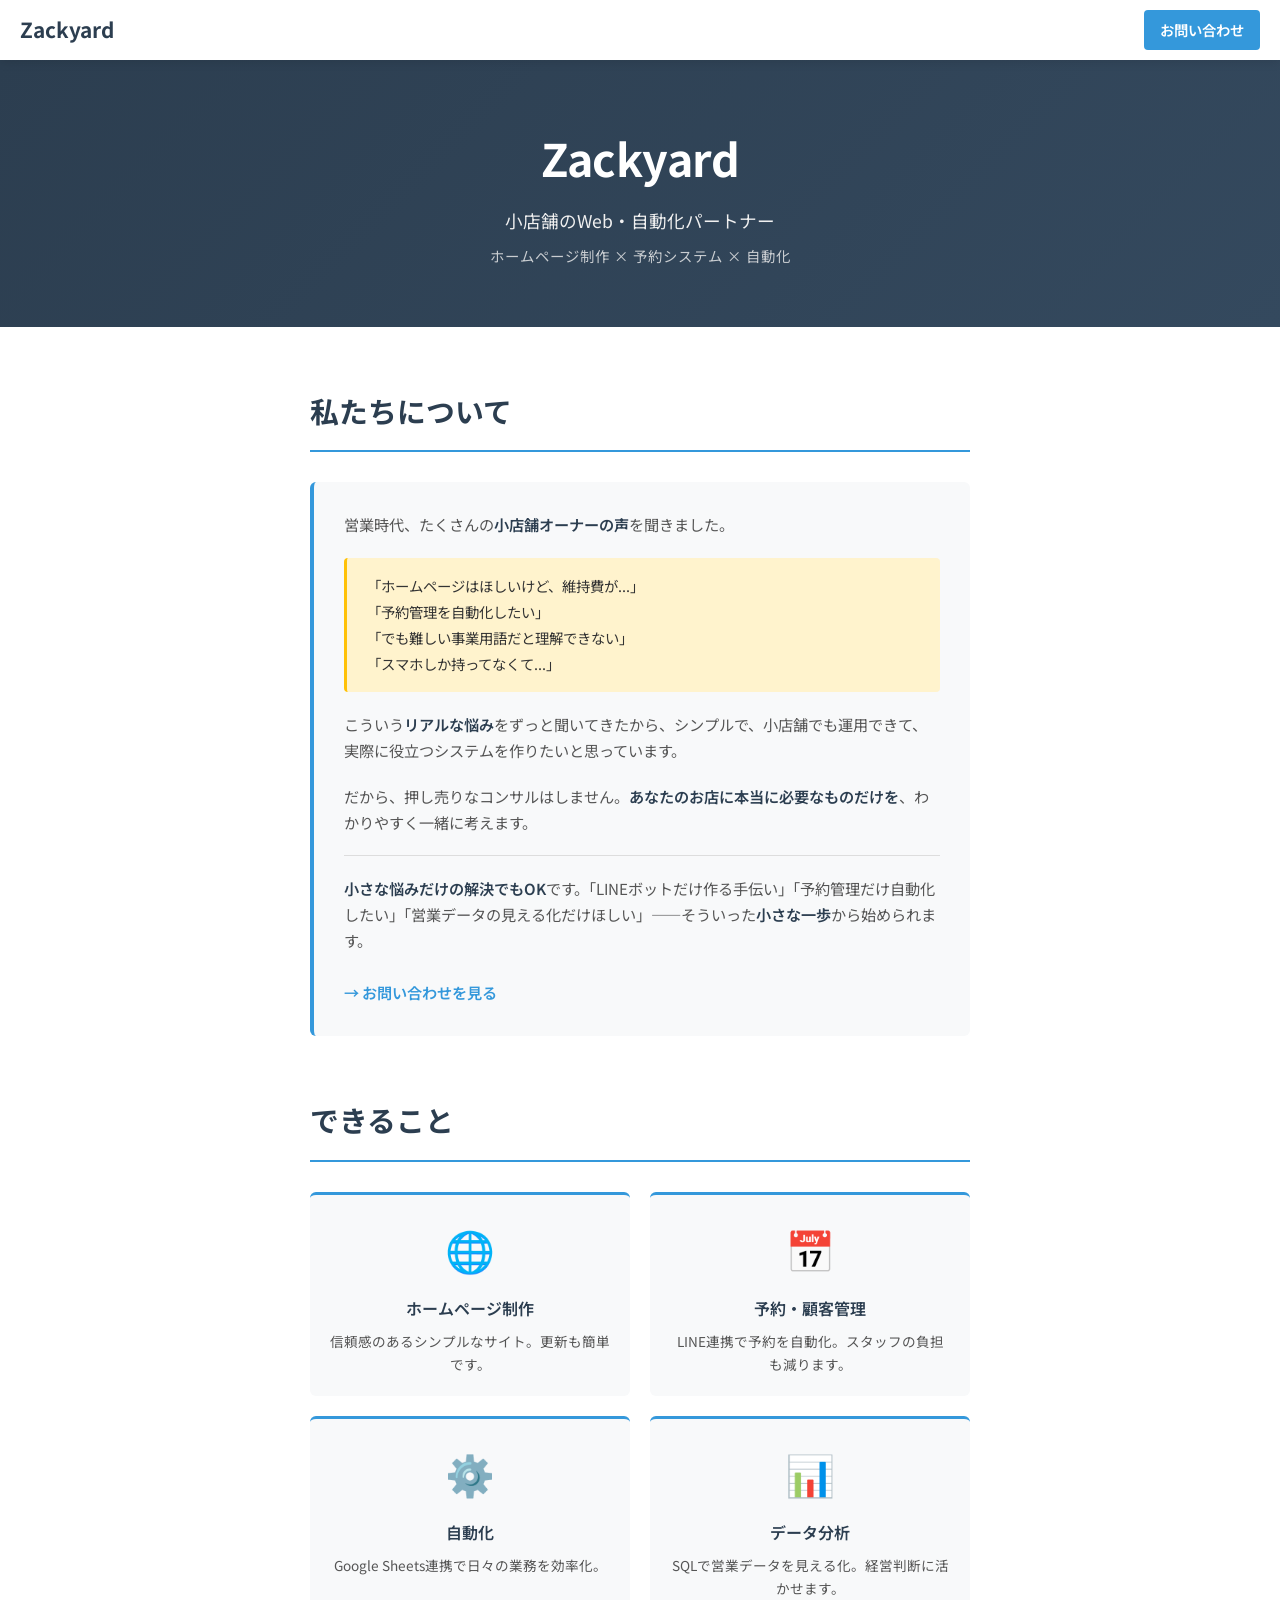
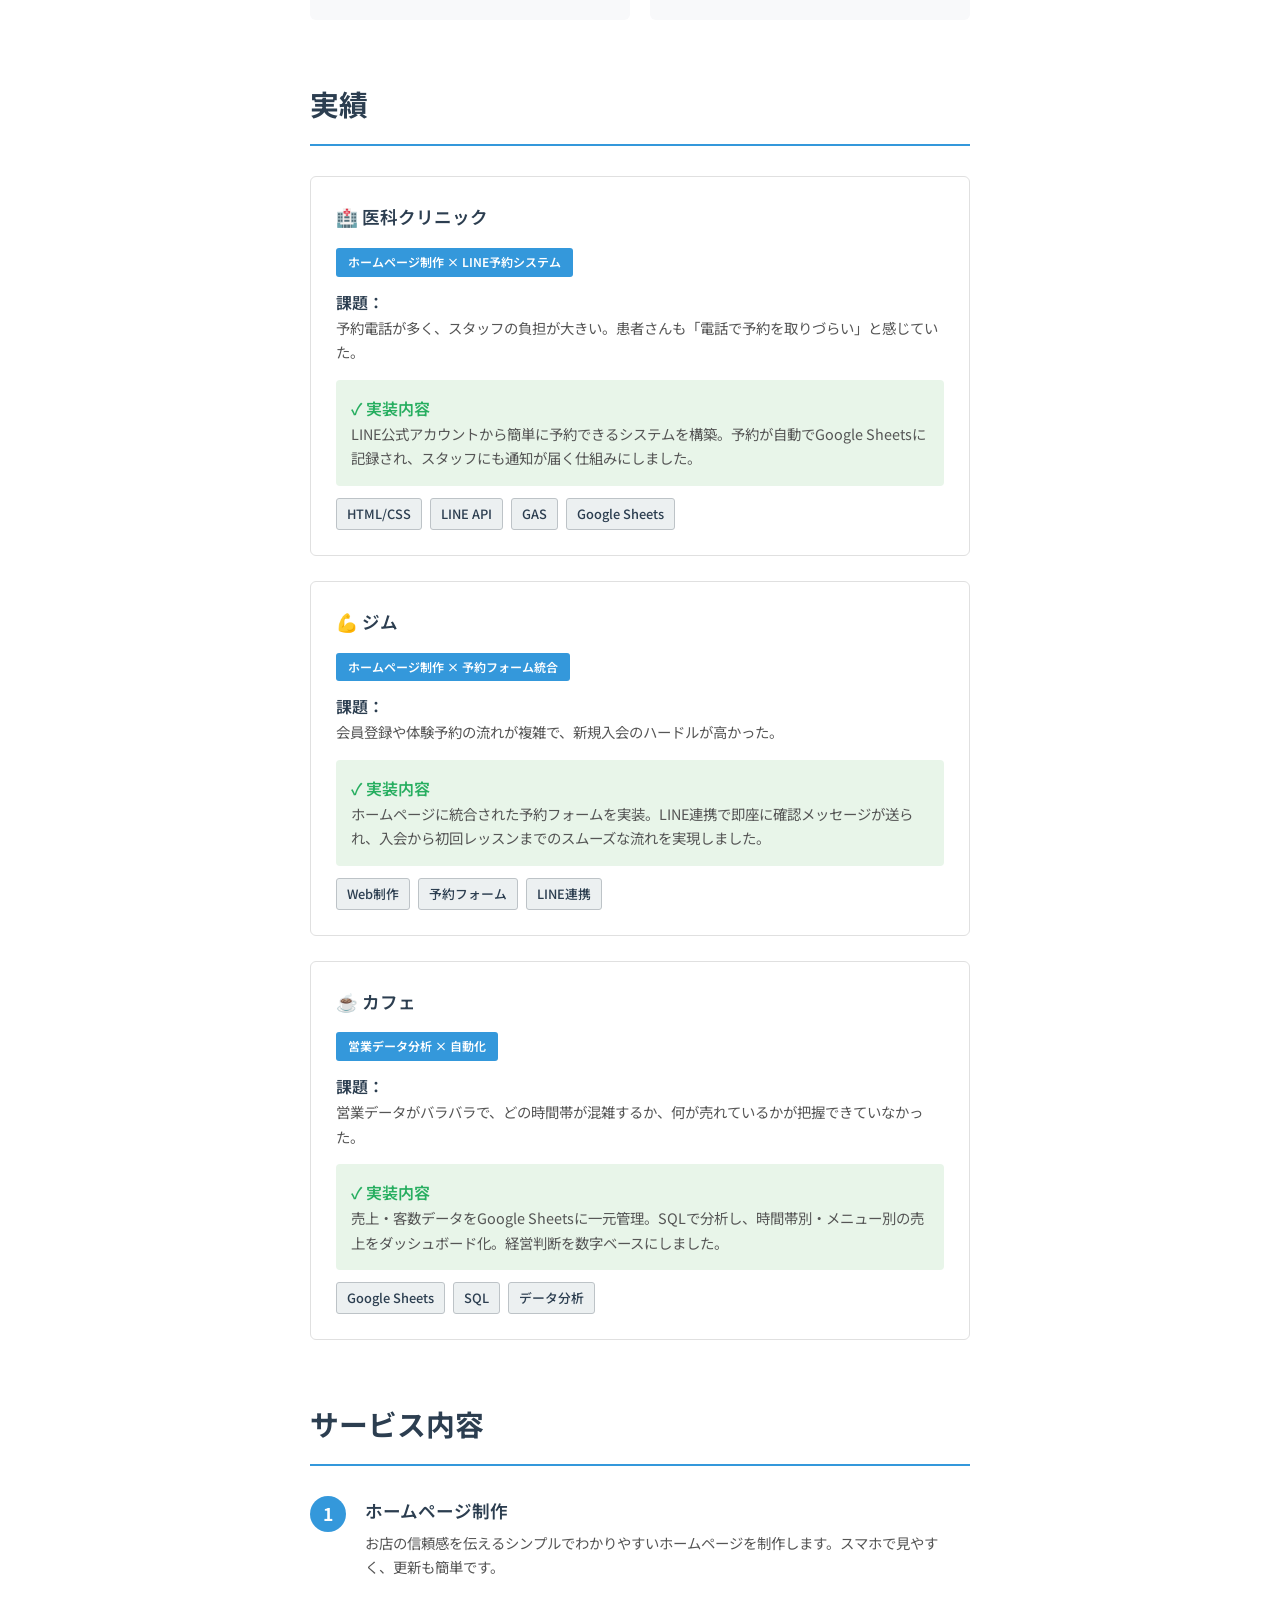
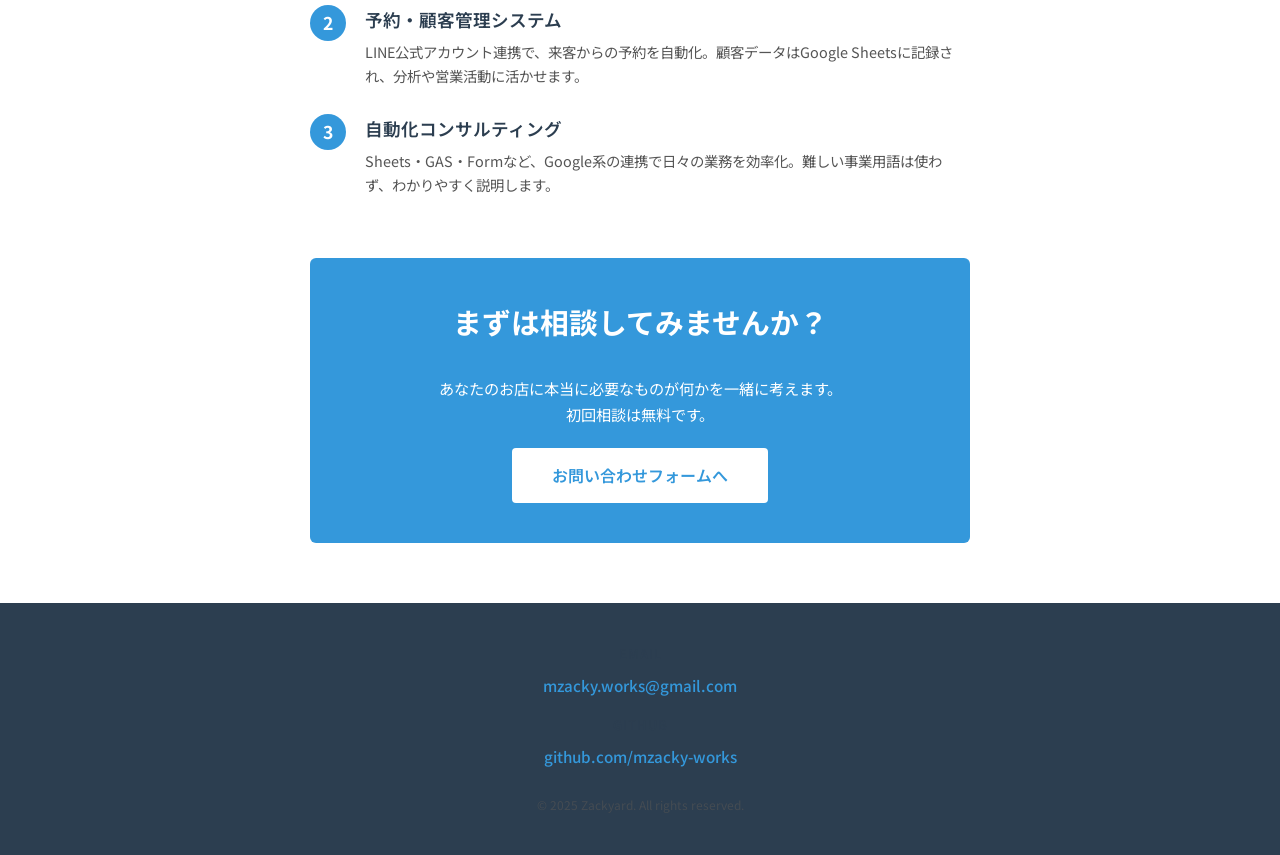
<file: index.html>
<!DOCTYPE html>
<html lang="ja">
<head>
    <meta charset="UTF-8">
    <meta name="viewport" content="width=device-width, initial-scale=1.0">
    <title>Zackyard</title>
    
    <meta name="description" content="営業時代に小店舗オーナーの悩みを聞いてきた。だからシンプルで、本当に役立つホームページ制作・予約システム・自動化を提供します。初回相談無料。">
    <meta name="keywords" content="ホームページ制作,予約システム,自動化,小店舗,LINE連携">
    <meta name="robots" content="index, follow">
    <link rel="canonical" href="https://mzacky-works.github.io/zackyard/">
    
    <!-- OGP -->
    <meta property="og:type" content="website">
    <meta property="og:title" content="Zackyard - 小店舗のWeb・自動化パートナー">
    <meta property="og:description" content="営業時代に小店舗オーナーの悩みを聞いてきた。シンプルで本当に役立つホームページ制作・予約システム・自動化を提供します。">
    <meta property="og:url" content="https://mzacky-works.github.io/zackyard/">
    <meta property="og:image" content="https://mzacky-works.github.io/zackyard/og-image.png">
    <meta property="og:site_name" content="Zackyard">
    
    <!-- Twitter -->
    <meta name="twitter:card" content="summary_large_image">
    <meta name="twitter:title" content="Zackyard - 小店舗のWeb・自動化パートナー">
    <meta name="twitter:description" content="営業時代に小店舗オーナーの悩みを聞いてきた。シンプルで本当に役立つホームページ制作・予約システム・自動化を提供します。">
    <meta name="twitter:image" content="https://mzacky-works.github.io/zackyard/og-image.png">
    
    <link rel="preconnect" href="https://fonts.googleapis.com">
    <link rel="preconnect" href="https://fonts.gstatic.com" crossorigin>
    <link href="https://fonts.googleapis.com/css2?family=Noto+Sans+JP:wght@400;500;600;700&display=swap" rel="stylesheet">
    
    <!-- 外部CSS -->
    <link rel="stylesheet" href="./style.css">
    
    <!-- 構造化マークアップ -->
    <script type="application/ld+json">
    {
      "@context": "https://schema.org",
      "@type": "LocalBusiness",
      "name": "Zackyard",
      "description": "小店舗のWeb・自動化パートナー。ホームページ制作、予約システム、自動化を提供。",
      "url": "https://mzacky-works.github.io/zackyard/",
      "telephone": "",
      "email": "mzacky.works@gmail.com",
      "address": {
        "@type": "PostalAddress",
        "addressCountry": "JP"
      },
      "priceRange": "お問い合わせ",
      "sameAs": [
        "https://github.com/mzacky-works"
      ],
      "knowsAbout": [
        "Web制作",
        "予約システム",
        "自動化",
        "Google Sheets",
        "LINE API"
      ]
    }
    </script>

    <script type="application/ld+json">
    {
      "@context": "https://schema.org",
      "@type": "BreadcrumbList",
      "itemListElement": [
        {
          "@type": "ListItem",
          "position": 1,
          "name": "ホーム",
          "item": "https://mzacky-works.github.io/zackyard/"
        }
      ]
    }
    </script>
</head>
<body>

    <!-- ===== 固定ナビバー ===== -->
    <nav>
        <a href="#" class="nav-logo">Zackyard</a>
        <div class="nav-right">
            <a href="mailto:mzacky.works@gmail.com" class="nav-contact">お問い合わせ</a>
            <div class="hamburger" id="hamburger">
                <span></span>
                <span></span>
                <span></span>
            </div>
        </div>
    </nav>

    <!-- モバイルメニュー -->
    <div class="mobile-menu" id="mobileMenu">
        <a href="#about">私たちについて</a>
        <a href="#skills">できること</a>
        <a href="#works">実績</a>
        <a href="#services">サービス内容</a>
        <a href="#contact">お問い合わせ</a>
        <a href="mailto:mzacky.works@gmail.com">メール</a>
    </div>

    <header>
        <div class="header-content">
            <h1>Zackyard</h1>
            <p>小店舗のWeb・自動化パートナー</p>
            <p class="sub">ホームページ制作 × 予約システム × 自動化</p>
        </div>
    </header>

    <main>

        <!-- ===== About ===== -->
        <section id="about">
            <h2>私たちについて</h2>
            <div class="about-box">
                <p>
                    営業時代、たくさんの<span class="highlight">小店舗オーナーの声</span>を聞きました。
                </p>

                <div class="pain-points">
                    「ホームページはほしいけど、維持費が...」<br>
                    「予約管理を自動化したい」<br>
                    「でも難しい事業用語だと理解できない」<br>
                    「スマホしか持ってなくて...」
                </div>

                <p>
                    こういう<span class="highlight">リアルな悩み</span>をずっと聞いてきたから、シンプルで、小店舗でも運用できて、実際に役立つシステムを作りたいと思っています。
                </p>

                <p style="margin-top: 20px;">
                    だから、押し売りなコンサルはしません。<span class="highlight">あなたのお店に本当に必要なものだけを</span>、わかりやすく一緒に考えます。
                </p>

                <p style="margin-top: 20px; padding-top: 20px; border-top: 1px solid #ddd;">
                    <span class="highlight">小さな悩みだけの解決でもOK</span>です。「LINEボットだけ作る手伝い」「予約管理だけ自動化したい」「営業データの見える化だけほしい」——そういった<span class="highlight">小さな一歩</span>から始められます。<br><br>
                    <a href="#contact" style="color: #3498db; font-weight: 600; text-decoration: none;">→ お問い合わせを見る</a>
                </p>
            </div>
        </section>

        <!-- ===== スキル ===== -->
        <section id="skills">
            <h2>できること</h2>
            <div class="skills-container">
                <div class="skill-item">
                    <div class="skill-icon">🌐</div>
                    <h3>ホームページ制作</h3>
                    <p>信頼感のあるシンプルなサイト。更新も簡単です。</p>
                </div>
                <div class="skill-item">
                    <div class="skill-icon">📅</div>
                    <h3>予約・顧客管理</h3>
                    <p>LINE連携で予約を自動化。スタッフの負担も減ります。</p>
                </div>
                <div class="skill-item">
                    <div class="skill-icon">⚙️</div>
                    <h3>自動化</h3>
                    <p>Google Sheets連携で日々の業務を効率化。</p>
                </div>
                <div class="skill-item">
                    <div class="skill-icon">📊</div>
                    <h3>データ分析</h3>
                    <p>SQLで営業データを見える化。経営判断に活かせます。</p>
                </div>
            </div>
        </section>

        <!-- ===== 実績 ===== -->
        <section id="works">
            <h2>実績</h2>

            <div class="case-study">
                <h3>🏥 医科クリニック</h3>
                <span class="case-label">ホームページ制作 × LINE予約システム</span>

                <div class="case-challenge">
                    <strong>課題：</strong>
                    <p>予約電話が多く、スタッフの負担が大きい。患者さんも「電話で予約を取りづらい」と感じていた。</p>
                </div>

                <div class="case-solution">
                    <strong>✓ 実装内容</strong>
                    <p>LINE公式アカウントから簡単に予約できるシステムを構築。予約が自動でGoogle Sheetsに記録され、スタッフにも通知が届く仕組みにしました。</p>
                </div>

                <div class="tech-tags">
                    <span class="tech-tag">HTML/CSS</span>
                    <span class="tech-tag">LINE API</span>
                    <span class="tech-tag">GAS</span>
                    <span class="tech-tag">Google Sheets</span>
                </div>
            </div>

            <div class="case-study">
                <h3>💪 ジム</h3>
                <span class="case-label">ホームページ制作 × 予約フォーム統合</span>

                <div class="case-challenge">
                    <strong>課題：</strong>
                    <p>会員登録や体験予約の流れが複雑で、新規入会のハードルが高かった。</p>
                </div>

                <div class="case-solution">
                    <strong>✓ 実装内容</strong>
                    <p>ホームページに統合された予約フォームを実装。LINE連携で即座に確認メッセージが送られ、入会から初回レッスンまでのスムーズな流れを実現しました。</p>
                </div>

                <div class="tech-tags">
                    <span class="tech-tag">Web制作</span>
                    <span class="tech-tag">予約フォーム</span>
                    <span class="tech-tag">LINE連携</span>
                </div>
            </div>

            <div class="case-study">
                <h3>☕ カフェ</h3>
                <span class="case-label">営業データ分析 × 自動化</span>

                <div class="case-challenge">
                    <strong>課題：</strong>
                    <p>営業データがバラバラで、どの時間帯が混雑するか、何が売れているかが把握できていなかった。</p>
                </div>

                <div class="case-solution">
                    <strong>✓ 実装内容</strong>
                    <p>売上・客数データをGoogle Sheetsに一元管理。SQLで分析し、時間帯別・メニュー別の売上をダッシュボード化。経営判断を数字ベースにしました。</p>
                </div>

                <div class="tech-tags">
                    <span class="tech-tag">Google Sheets</span>
                    <span class="tech-tag">SQL</span>
                    <span class="tech-tag">データ分析</span>
                </div>
            </div>

        </section>

        <!-- ===== サービス内容 ===== -->
        <section id="services">
            <h2>サービス内容</h2>
            <ul class="service-list">
                <li>
                    <span class="service-number">1</span>
                    <div class="service-text">
                        <h3>ホームページ制作</h3>
                        <p>お店の信頼感を伝えるシンプルでわかりやすいホームページを制作します。スマホで見やすく、更新も簡単です。</p>
                    </div>
                </li>
                <li>
                    <span class="service-number">2</span>
                    <div class="service-text">
                        <h3>予約・顧客管理システム</h3>
                        <p>LINE公式アカウント連携で、来客からの予約を自動化。顧客データはGoogle Sheetsに記録され、分析や営業活動に活かせます。</p>
                    </div>
                </li>
                <li>
                    <span class="service-number">3</span>
                    <div class="service-text">
                        <h3>自動化コンサルティング</h3>
                        <p>Sheets・GAS・Formなど、Google系の連携で日々の業務を効率化。難しい事業用語は使わず、わかりやすく説明します。</p>
                    </div>
                </li>
            </ul>
        </section>

        <!-- ===== CTA ===== -->
        <div class="cta-box">
            <h2>まずは相談してみませんか？</h2>
            <p>あなたのお店に本当に必要なものが何かを一緒に考えます。<br>初回相談は無料です。</p>
            <a href="contact.html" class="cta-button">お問い合わせフォームへ</a>
        </div>

    </main>

    <footer>
        <div class="footer-content">
            <div class="contact-item">
                <div class="contact-label">Email</div>
                <div class="contact-value"><a href="mailto:mzacky.works@gmail.com">mzacky.works@gmail.com</a></div>
            </div>
            <div class="contact-item">
                <div class="contact-label">GitHub</div>
                <div class="contact-value"><a href="https://github.com/mzacky-works" target="_blank">github.com/mzacky-works</a></div>
            </div>
            <p>© 2025 Zackyard. All rights reserved.</p>
        </div>
    </footer>

    <script>
        // ハンバーガーメニュー機能
        const hamburger = document.getElementById('hamburger');
        const mobileMenu = document.getElementById('mobileMenu');

        hamburger.addEventListener('click', () => {
            hamburger.classList.toggle('active');
            mobileMenu.classList.toggle('active');
        });

        // メニュー項目をクリックしたら閉じる
        const menuLinks = mobileMenu.querySelectorAll('a');
        menuLinks.forEach(link => {
            link.addEventListener('click', () => {
                hamburger.classList.remove('active');
                mobileMenu.classList.remove('active');
            });
        });
    </script>

</body>
</html>
</file>
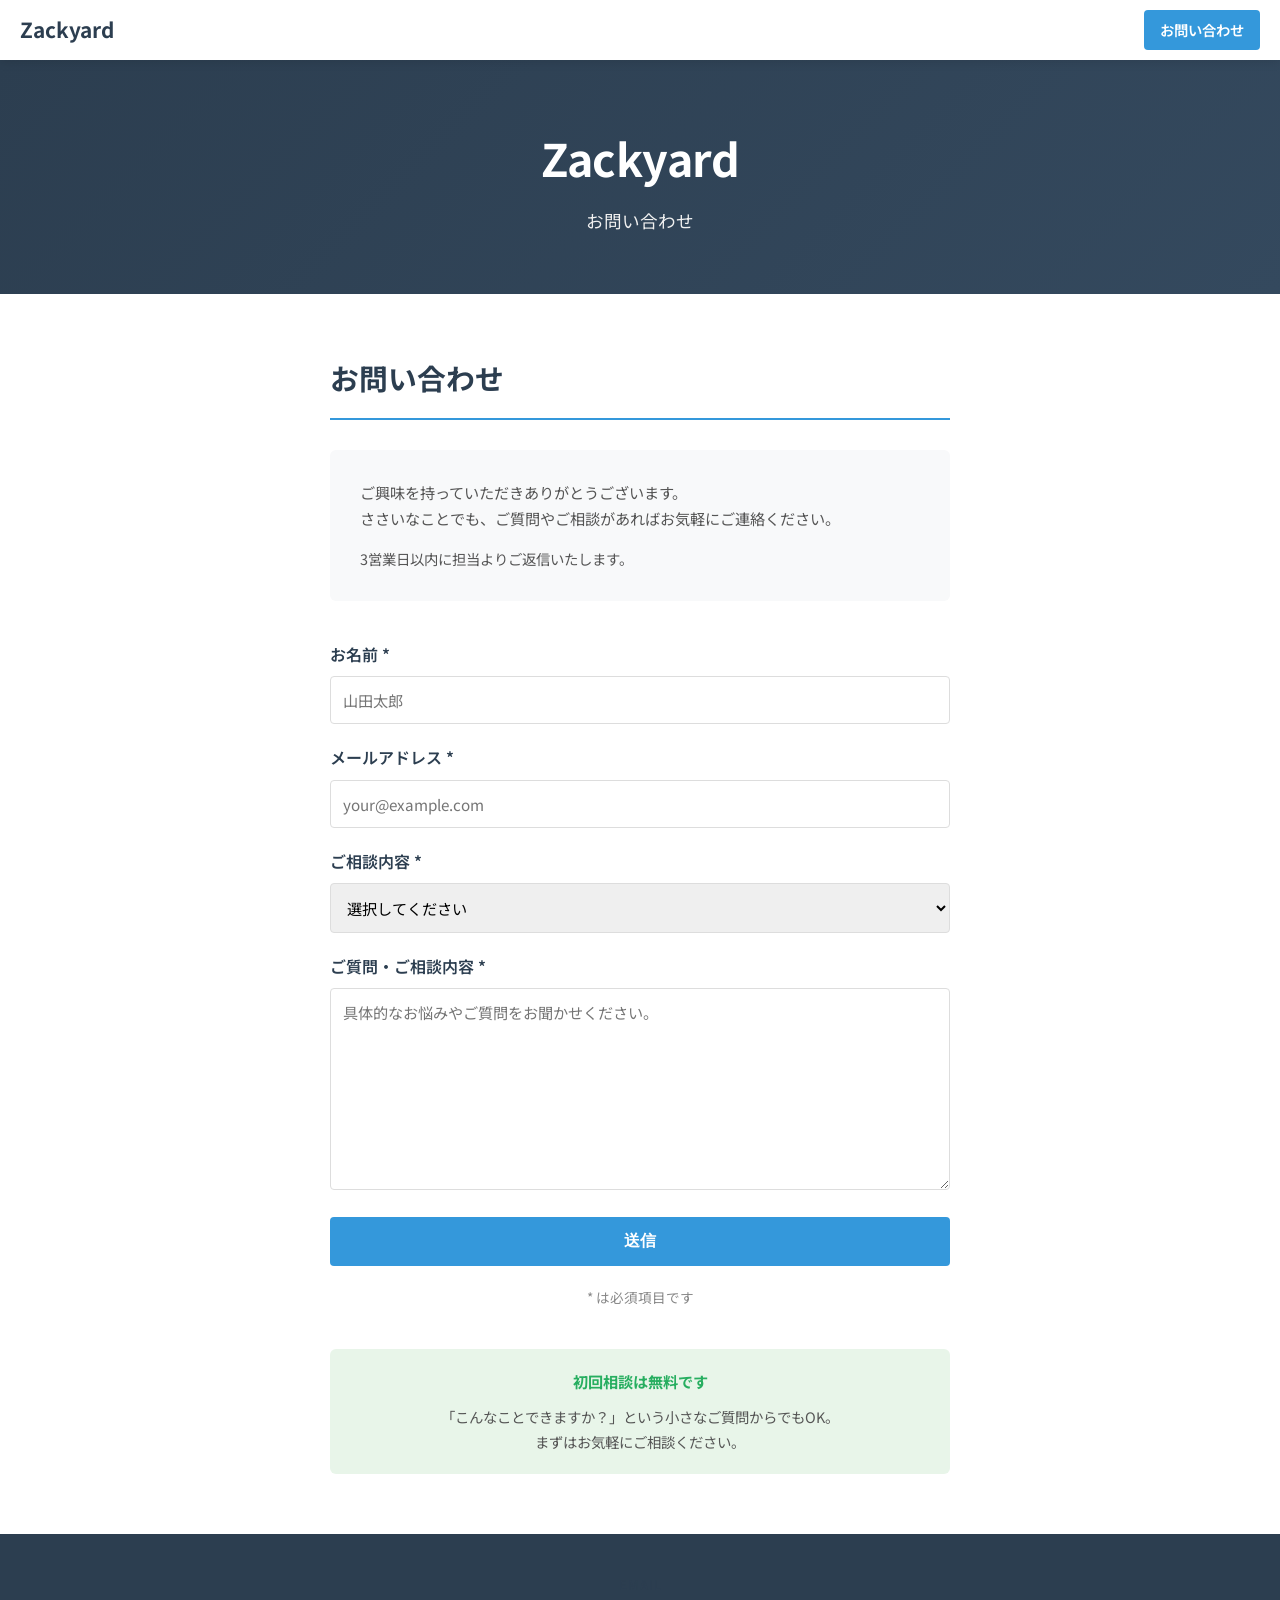
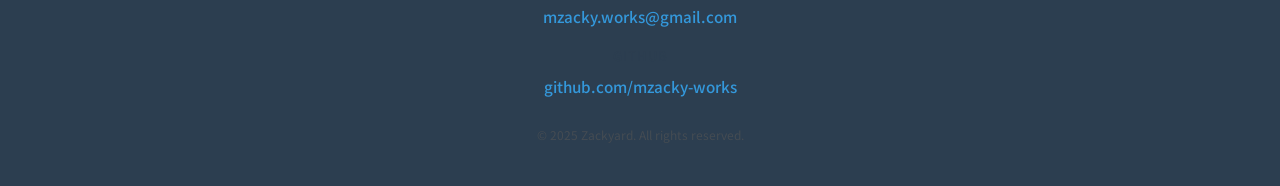
<file: contact.html>
<!DOCTYPE html>
<html lang="ja">
<head>
    <meta charset="UTF-8">
    <meta name="viewport" content="width=device-width, initial-scale=1.0">
    <title>お問い合わせ - Zackyard</title>
    
    <meta name="description" content="Zackyard へのお問い合わせフォーム。ホームページ制作、予約システム、自動化についてのご質問やご相談をお受けしています。">
    <meta name="robots" content="index, follow">
    
    <link rel="preconnect" href="https://fonts.googleapis.com">
    <link rel="preconnect" href="https://fonts.gstatic.com" crossorigin>
    <link href="https://fonts.googleapis.com/css2?family=Noto+Sans+JP:wght@400;500;600;700&display=swap" rel="stylesheet">
    
    <!-- 外部CSS -->
    <link rel="stylesheet" href="./style.css">
</head>
<body>

    <!-- ===== 固定ナビバー ===== -->
    <nav>
        <a href="index.html" class="nav-logo">Zackyard</a>
        <div class="nav-right">
            <a href="mailto:mzacky.works@gmail.com" class="nav-contact">お問い合わせ</a>
            <div class="hamburger" id="hamburger">
                <span></span>
                <span></span>
                <span></span>
            </div>
        </div>
    </nav>

    <!-- モバイルメニュー -->
    <div class="mobile-menu" id="mobileMenu">
        <a href="index.html#about">私たちについて</a>
        <a href="index.html#skills">できること</a>
        <a href="index.html#works">実績</a>
        <a href="index.html#services">サービス内容</a>
        <a href="contact.html">お問い合わせ</a>
        <a href="mailto:mzacky.works@gmail.com">メール</a>
    </div>

    <header>
        <div class="header-content">
            <h1>Zackyard</h1>
            <p>お問い合わせ</p>
        </div>
    </header>

    <main>

        <!-- ===== お問い合わせフォーム ===== -->
        <section style="max-width: 700px; margin: 60px auto; padding: 0 20px;">
            <h2>お問い合わせ</h2>
            
            <div style="background: #f8f9fa; padding: 30px; border-radius: 6px; margin-bottom: 40px;">
                <p style="color: #555; margin-bottom: 15px;">
                    ご興味を持っていただきありがとうございます。　<br>
                    ささいなことでも、ご質問やご相談があればお気軽にご連絡ください。
                </p>
                <p style="color: #555; font-size: 0.9rem;">
                    3営業日以内に担当よりご返信いたします。
                </p>
            </div>

            <form action="https://formspree.io/f/xqevnelo" method="POST">
                <div style="margin-bottom: 20px;">
                    <label for="name" style="display: block; margin-bottom: 8px; font-weight: 600; color: #2c3e50;">お名前 *</label>
                    <input type="text" id="name" name="name" placeholder="山田太郎" required style="width: 100%; padding: 12px; border: 1px solid #ddd; border-radius: 4px; font-size: 0.95rem; font-family: 'Noto Sans JP', sans-serif;">
                </div>

                <div style="margin-bottom: 20px;">
                    <label for="email" style="display: block; margin-bottom: 8px; font-weight: 600; color: #2c3e50;">メールアドレス *</label>
                    <input type="email" id="email" name="email" placeholder="your@example.com" required style="width: 100%; padding: 12px; border: 1px solid #ddd; border-radius: 4px; font-size: 0.95rem; font-family: 'Noto Sans JP', sans-serif;">
                </div>

                <div style="margin-bottom: 20px;">
                    <label for="service" style="display: block; margin-bottom: 8px; font-weight: 600; color: #2c3e50;">ご相談内容 *</label>
                    <select id="service" name="service" required style="width: 100%; padding: 12px; border: 1px solid #ddd; border-radius: 4px; font-size: 0.95rem; font-family: 'Noto Sans JP', sans-serif;">
                        <option value="">選択してください</option>
                        <option value="Webサイトの制作について相談したい">Webサイトの制作について相談したい</option>
                        <option value="見積もりについて相談したい">見積もりについて相談したい</option>
                        <option value="チラシや名刺の制作について相談したい">チラシや名刺の制作について相談したい</option>
                        <option value="広告の運用について相談したい">業務の自動化/効率化について相談したい</option>
                        <option value="その他のお問い合わせ">その他のお問い合わせ</option>
                    </select>
                </div>

                <div style="margin-bottom: 20px;">
                    <label for="message" style="display: block; margin-bottom: 8px; font-weight: 600; color: #2c3e50;">ご質問・ご相談内容 *</label>
                    <textarea id="message" name="message" placeholder="具体的なお悩みやご質問をお聞かせください。" rows="8" required style="width: 100%; padding: 12px; border: 1px solid #ddd; border-radius: 4px; font-size: 0.95rem; font-family: 'Noto Sans JP', sans-serif;"></textarea>
                </div>

                <button type="submit" style="background: #3498db; color: white; padding: 14px 40px; border-radius: 4px; font-weight: 600; border: none; cursor: pointer; width: 100%; font-size: 1rem; transition: background 0.3s;">送信</button>

                <p style="margin-top: 20px; font-size: 0.85rem; color: #888; text-align: center;">
                    * は必須項目です
                </p>
            </form>

            <div style="margin-top: 40px; padding: 20px; background: #e8f5e9; border-radius: 6px; text-align: center;">
                <p style="color: #27ae60; margin-bottom: 10px;">
                    <strong>初回相談は無料です</strong>
                </p>
                <p style="color: #555; font-size: 0.9rem;">
                    「こんなことできますか？」という小さなご質問からでもOK。<br>
                    まずはお気軽にご相談ください。
                </p>
            </div>
        </section>

    </main>

    <footer>
        <div class="footer-content">
            <div class="contact-item">
                <div class="contact-label">Email</div>
                <div class="contact-value"><a href="mailto:mzacky.works@gmail.com">mzacky.works@gmail.com</a></div>
            </div>
            <div class="contact-item">
                <div class="contact-label">GitHub</div>
                <div class="contact-value"><a href="https://github.com/mzacky-works" target="_blank">github.com/mzacky-works</a></div>
            </div>
            <p>© 2025 Zackyard. All rights reserved.</p>
        </div>
    </footer>

    <script>
        // ハンバーガーメニュー機能
        const hamburger = document.getElementById('hamburger');
        const mobileMenu = document.getElementById('mobileMenu');

        hamburger.addEventListener('click', () => {
            hamburger.classList.toggle('active');
            mobileMenu.classList.toggle('active');
        });

        // メニュー項目をクリックしたら閉じる
        const menuLinks = mobileMenu.querySelectorAll('a');
        menuLinks.forEach(link => {
            link.addEventListener('click', () => {
                hamburger.classList.remove('active');
                mobileMenu.classList.remove('active');
            });
        });
    </script>

</body>
</html>
</file>
<file: style.css>
* {
    margin: 0;
    padding: 0;
    box-sizing: border-box;
}

body {
    font-family: 'Noto Sans JP', sans-serif;
    background-color: #ffffff;
    color: #333;
    line-height: 1.7;
}

/* ===== 固定ナビバー ===== */
nav {
    position: fixed;
    top: 0;
    left: 0;
    right: 0;
    background: white;
    box-shadow: 0 2px 10px rgba(0,0,0,0.1);
    z-index: 1000;
    padding: 0 20px;
    height: 60px;
    display: flex;
    align-items: center;
    justify-content: space-between;
}

.nav-logo {
    font-size: 1.3rem;
    font-weight: 700;
    color: #2c3e50;
    text-decoration: none;
}

.nav-right {
    display: flex;
    align-items: center;
    gap: 20px;
}

.nav-contact {
    background: #3498db;
    color: white;
    padding: 8px 16px;
    border-radius: 4px;
    text-decoration: none;
    font-weight: 600;
    font-size: 0.9rem;
    transition: background 0.3s;
}

.nav-contact:hover {
    background: #2980b9;
}

.hamburger {
    display: none;
    flex-direction: column;
    cursor: pointer;
    gap: 5px;
}

.hamburger span {
    width: 25px;
    height: 3px;
    background: #2c3e50;
    transition: all 0.3s;
}

/* ハンバーガーアニメーション */
.hamburger.active span:nth-child(1) {
    transform: rotate(45deg) translate(8px, 8px);
}

.hamburger.active span:nth-child(2) {
    opacity: 0;
}

.hamburger.active span:nth-child(3) {
    transform: rotate(-45deg) translate(8px, -8px);
}

/* モバイルメニュー */
.mobile-menu {
    display: none;
    position: fixed;
    top: 60px;
    left: 0;
    right: 0;
    background: white;
    flex-direction: column;
    padding: 20px;
    gap: 15px;
    box-shadow: 0 4px 10px rgba(0,0,0,0.1);
    z-index: 999;
}

.mobile-menu.active {
    display: flex;
}

.mobile-menu a {
    color: #2c3e50;
    text-decoration: none;
    font-weight: 500;
    padding: 10px 0;
    border-bottom: 1px solid #eee;
}

.mobile-menu a:last-child {
    border-bottom: none;
}

/* ===== ヘッダー ===== */
header {
    background: linear-gradient(135deg, #2c3e50 0%, #34495e 100%);
    color: white;
    padding: 60px 20px 50px;
    text-align: center;
    margin-top: 60px;
}

.header-content h1 {
    font-size: 2.8rem;
    font-weight: 700;
    margin-bottom: 10px;
    letter-spacing: -0.5px;
}

.header-content p {
    font-size: 1.1rem;
    font-weight: 400;
    margin-bottom: 8px;
    opacity: 1;
    color: #f0f0f0;
}

.header-content .sub {
    font-size: 0.9rem;
    opacity: 0.8;
    letter-spacing: 1px;
    color: #f0f0f0;
}

/* ===== メインコンテンツ ===== */
main {
    max-width: 700px;
    margin: 0 auto;
    padding: 0 20px;
    color: #f0f0f0;
}

section {
    margin: 60px 0;
}

h2 {
    font-size: 1.8rem;
    font-weight: 700;
    color: #2c3e50;
    margin-bottom: 30px;
    padding-bottom: 15px;
    border-bottom: 2px solid #3498db;
}

h3 {
    font-size: 1.1rem;
    font-weight: 600;
    color: #2c3e50;
    margin-bottom: 10px;
}

p {
    color: #555;
    font-size: 0.95rem;
}

/* ===== About セクション ===== */
.about-box {
    background: #f8f9fa;
    padding: 30px;
    border-radius: 6px;
    border-left: 4px solid #3498db;
}

.about-box p {
    margin-bottom: 15px;
}

.about-box p:last-child {
    margin-bottom: 0;
}

.highlight {
    color: #2c3e50;
    font-weight: 600;
}

.pain-points {
    background: #fff3cd;
    padding: 15px 20px;
    margin: 20px 0;
    border-left: 3px solid #ffc107;
    border-radius: 4px;
    font-size: 0.9rem;
    line-height: 1.8;
    color: #333;
}

/* ===== スキルセクション ===== */
.skills-container {
    display: grid;
    grid-template-columns: 1fr 1fr;
    gap: 20px;
}

.skill-item {
    background: #f8f9fa;
    padding: 20px;
    border-radius: 6px;
    border-top: 3px solid #3498db;
    text-align: center;
}

.skill-icon {
    font-size: 2.5rem;
    margin-bottom: 12px;
}

.skill-item h3 {
    font-size: 1rem;
    margin-bottom: 8px;
}

.skill-item p {
    font-size: 0.85rem;
}

/* ===== 実績セクション ===== */
.case-study {
    background: white;
    padding: 25px;
    margin-bottom: 25px;
    border: 1px solid #e0e0e0;
    border-radius: 6px;
}

.case-study h3 {
    margin-bottom: 15px;
}

.case-label {
    display: inline-block;
    background: #3498db;
    color: white;
    padding: 4px 12px;
    border-radius: 3px;
    font-size: 0.75rem;
    font-weight: 600;
    margin-bottom: 12px;
}

.case-challenge {
    margin-bottom: 15px;
}

.case-challenge p {
    font-size: 0.9rem;
}

.case-challenge strong {
    color: #2c3e50;
    font-weight: 600;
}

.case-solution {
    background: #e8f5e9;
    padding: 15px;
    border-radius: 4px;
    margin-bottom: 12px;
}

.case-solution strong {
    color: #27ae60;
    font-weight: 600;
}

.case-solution p {
    font-size: 0.9rem;
}

.tech-tags {
    display: flex;
    flex-wrap: wrap;
    gap: 8px;
}

.tech-tag {
    background: #ecf0f1;
    color: #2c3e50;
    padding: 4px 10px;
    border-radius: 3px;
    font-size: 0.8rem;
    font-weight: 500;
    border: 1px solid #bdc3c7;
}

/* ===== サービス内容 ===== */
.service-list {
    list-style: none;
}

.service-list li {
    margin-bottom: 25px;
    padding-left: 0;
}

.service-number {
    background: #3498db;
    color: white;
    width: 36px;
    height: 36px;
    border-radius: 50%;
    display: inline-flex;
    align-items: center;
    justify-content: center;
    font-weight: 700;
    font-size: 1.1rem;
    margin-right: 15px;
    flex-shrink: 0;
}

.service-text {
    display: inline-block;
    vertical-align: top;
    width: calc(100% - 60px);
}

.service-text h3 {
    margin-bottom: 5px;
}

.service-text p {
    font-size: 0.9rem;
}

/* ===== CTA ===== */
.cta-box {
    background: #3498db;
    color: white;
    padding: 40px 30px;
    border-radius: 6px;
    text-align: center;
    margin: 60px 0;
}

.cta-box h2 {
    color: white;
    border-bottom: none;
    margin-bottom: 15px;
}

.cta-box p {
    color: white;
    font-size: 0.95rem;
    margin-bottom: 20px;
}

.cta-button {
    display: inline-block;
    background: white;
    color: #3498db;
    padding: 14px 40px;
    border-radius: 4px;
    text-decoration: none;
    font-weight: 600;
    font-size: 1rem;
    transition: all 0.3s;
    border: none;
    cursor: pointer;
}

.cta-button:hover {
    background: #ecf0f1;
    transform: translateY(-2px);
    box-shadow: 0 4px 12px rgba(0,0,0,0.2);
}

/* ===== フッター ===== */
footer {
    background: #2c3e50;
    color: white;
    padding: 40px 20px;
    text-align: center;
    margin-top: 60px;
}

.footer-content {
    max-width: 700px;
    margin: 0 auto;
}

.contact-item {
    margin-bottom: 15px;
}

.contact-label {
    font-size: 0.8rem;
    opacity: 0.7;
    text-transform: uppercase;
    letter-spacing: 1px;
    margin-bottom: 5px;
}

.contact-value {
    font-size: 0.95rem;
    font-weight: 500;
}

.contact-value a {
    color: #3498db;
    text-decoration: none;
}

.contact-value a:hover {
    text-decoration: underline;
}

footer p {
    font-size: 0.75rem;
    opacity: 0.6;
    margin-top: 25px;
}

/* ===== レスポンシブ ===== */
@media (max-width: 600px) {
    nav {
        padding: 0 15px;
    }

    header {
        padding: 40px 15px 35px;
        margin-top: 60px;
    }

    .header-content h1 {
        font-size: 2.2rem;
    }

    h2 {
        font-size: 1.4rem;
    }

    .skills-container {
        grid-template-columns: 1fr;
    }

    .about-box,
    .case-study,
    .cta-box {
        padding: 20px;
    }

    section {
        margin: 45px 0;
    }

    main {
        padding: 0 15px;
    }
}

/* ===== Contact フォーム ===== */
.contact-form-group {
    margin-bottom: 20px;
}

.contact-label {
    display: block;
    margin-bottom: 8px;
    font-weight: 600;
    color: #2c3e50;
}

.contact-input,
.contact-select,
.contact-textarea {
    width: 100%;
    padding: 12px;
    border: 1px solid #ddd;
    border-radius: 4px;
    font-size: 0.95rem;
    font-family: 'Noto Sans JP', sans-serif;
}

.contact-textarea {
    resize: vertical;
}

.contact-button {
    background: #3498db;
    color: white;
    padding: 14px 40px;
    border-radius: 4px;
    font-weight: 600;
    border: none;
    cursor: pointer;
    width: 100%;
    font-size: 1rem;
    transition: background 0.3s;
}

.contact-button:hover {
    background: #2980b9;
}

.contact-info-box {
    background: #f8f9fa;
    padding: 30px;
    border-radius: 6px;
    margin-bottom: 40px;
}

.contact-info-box p {
    color: #555;
    margin-bottom: 15px;
}

.contact-info-box p:last-child {
    margin-bottom: 0;
    font-size: 0.9rem;
}

.contact-free-box {
    margin-top: 40px;
    padding: 20px;
    background: #e8f5e9;
    border-radius: 6px;
    text-align: center;
}

.contact-free-box p {
    color: #27ae60;
    margin-bottom: 10px;
}

.contact-free-box p strong {
    color: #27ae60;
}

.contact-free-box p:last-child {
    color: #555;
    font-size: 0.9rem;
}
</file>
